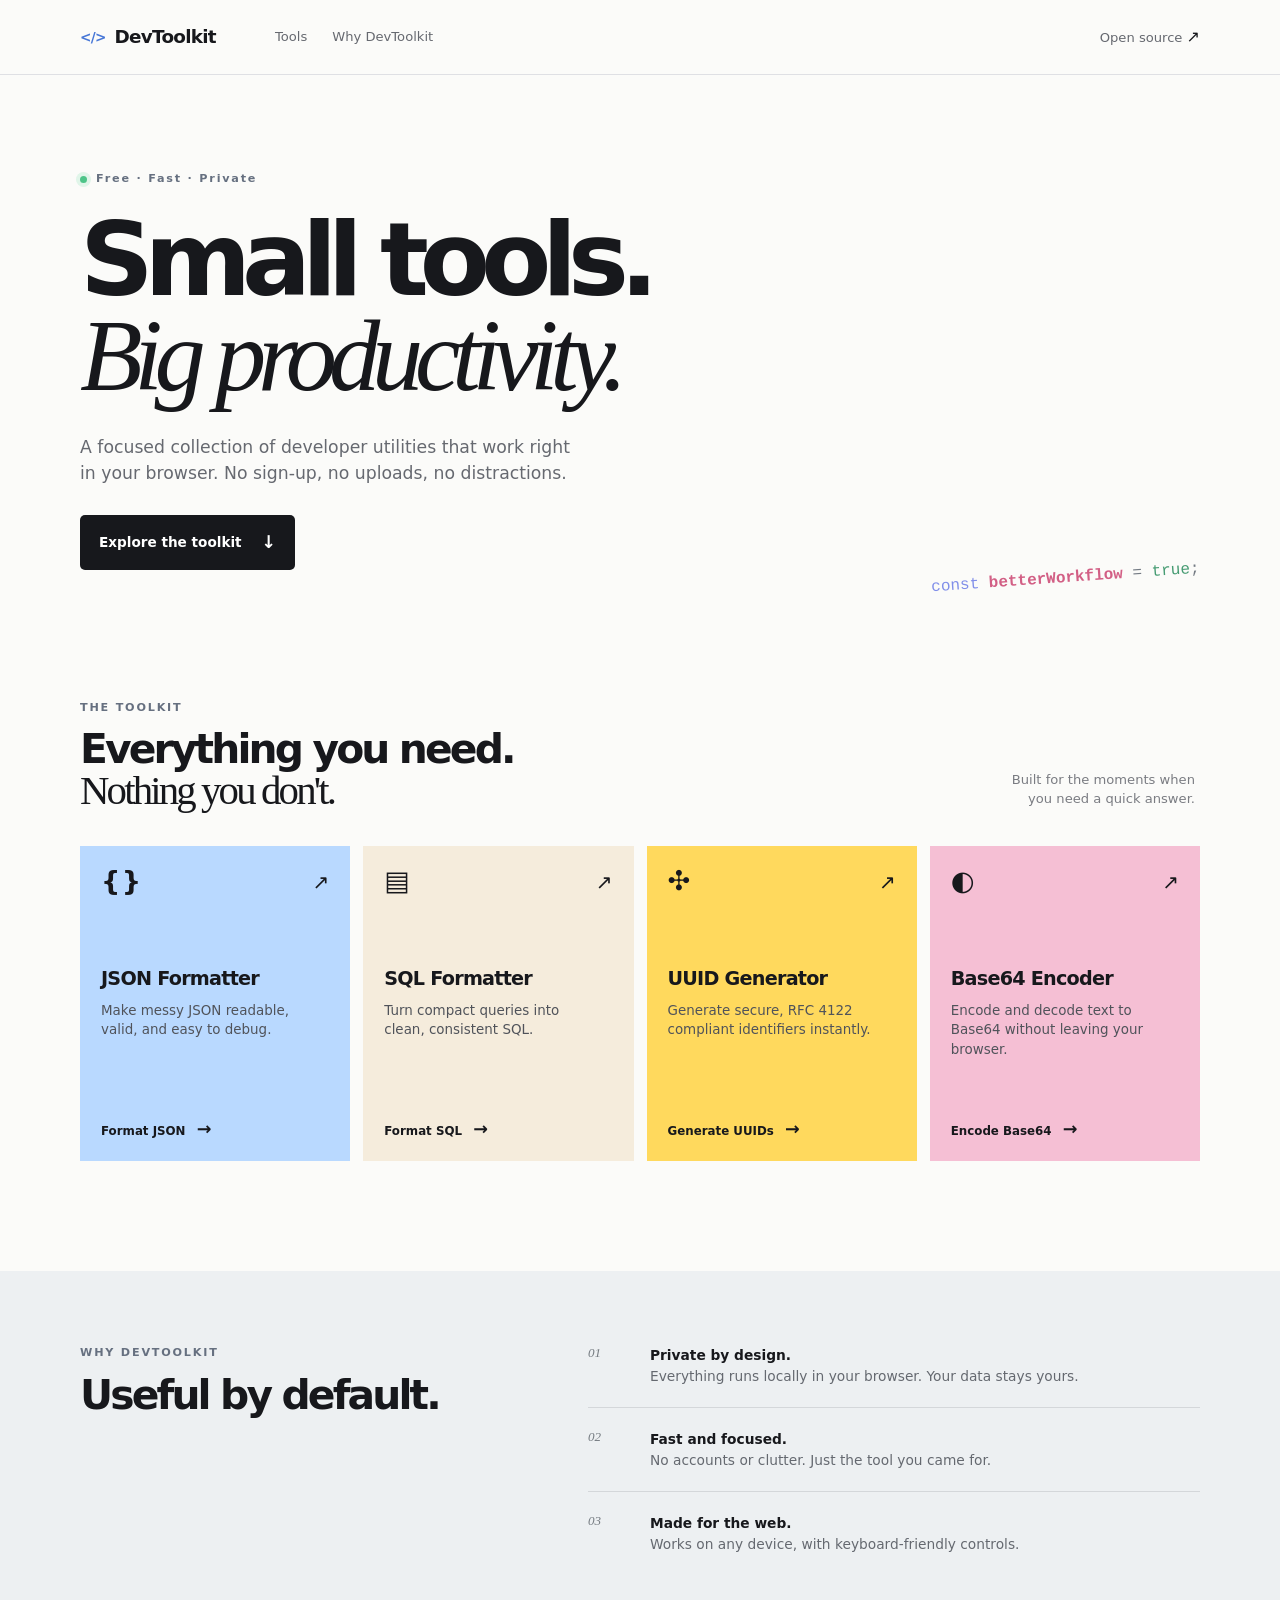
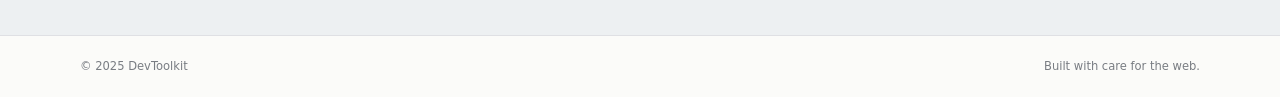
<file: index.html>
<!doctype html>
<html lang="en">
<head>
  <meta charset="utf-8">
  <meta name="viewport" content="width=device-width, initial-scale=1">
  <meta name="description" content="Fast, private, browser-based developer tools for formatting JSON and SQL, generating UUIDs, and encoding Base64.">
  <title>DevToolkit — Simple tools for developers</title>
  <link rel="stylesheet" href="css/style.css">
</head>
<body>
  <header class="site-header">
    <div class="container nav-wrap">
      <a class="brand" href="index.html" aria-label="DevToolkit home"><span class="brand-mark">&lt;/&gt;</span><span>DevToolkit</span></a>
      <nav class="main-nav" aria-label="Primary navigation">
        <a href="#tools">Tools</a><a href="#about">Why DevToolkit</a>
      </nav>
      <a class="github-link" href="https://github.com" target="_blank" rel="noreferrer">Open source <span>↗</span></a>
    </div>
  </header>

  <main>
    <section class="hero container">
      <div class="eyebrow"><span class="status-dot"></span> Free · Fast · Private</div>
      <h1>Small tools.<br><em>Big productivity.</em></h1>
      <p class="hero-copy">A focused collection of developer utilities that work right in your browser. No sign-up, no uploads, no distractions.</p>
      <a class="button button-primary" href="#tools">Explore the toolkit <span>↓</span></a>
      <div class="hero-code" aria-hidden="true"><span>const</span> <b>betterWorkflow</b> = <i>true</i>;</div>
    </section>

    <section id="tools" class="tools-section container">
      <div class="section-heading"><div><p class="kicker">THE TOOLKIT</p><h2>Everything you need.<br><span>Nothing you don't.</span></h2></div><p class="section-note">Built for the moments when<br>you need a quick answer.</p></div>
      <div class="tool-grid">
        <a class="tool-card card-blue" href="tools/json-formatter.html"><div class="card-top"><span class="tool-icon">{ }</span><span class="arrow">↗</span></div><h3>JSON Formatter</h3><p>Make messy JSON readable, valid, and easy to debug.</p><span class="card-link">Format JSON <b>→</b></span></a>
        <a class="tool-card card-cream" href="tools/sql-formatter.html"><div class="card-top"><span class="tool-icon">▤</span><span class="arrow">↗</span></div><h3>SQL Formatter</h3><p>Turn compact queries into clean, consistent SQL.</p><span class="card-link">Format SQL <b>→</b></span></a>
        <a class="tool-card card-yellow" href="tools/uuid-generator.html"><div class="card-top"><span class="tool-icon">✣</span><span class="arrow">↗</span></div><h3>UUID Generator</h3><p>Generate secure, RFC 4122 compliant identifiers instantly.</p><span class="card-link">Generate UUIDs <b>→</b></span></a>
        <a class="tool-card card-pink" href="tools/base64-encoder.html"><div class="card-top"><span class="tool-icon">◐</span><span class="arrow">↗</span></div><h3>Base64 Encoder</h3><p>Encode and decode text to Base64 without leaving your browser.</p><span class="card-link">Encode Base64 <b>→</b></span></a>
      </div>
    </section>

    <section id="about" class="principles"><div class="container principles-inner"><div><p class="kicker">WHY DEVTOOLKIT</p><h2>Useful by default.</h2></div><div class="principle-list"><div><strong>01</strong><p><b>Private by design.</b><br>Everything runs locally in your browser. Your data stays yours.</p></div><div><strong>02</strong><p><b>Fast and focused.</b><br>No accounts or clutter. Just the tool you came for.</p></div><div><strong>03</strong><p><b>Made for the web.</b><br>Works on any device, with keyboard-friendly controls.</p></div></div></div></section>
  </main>
  <footer class="site-footer"><div class="container footer-inner"><span>© 2025 DevToolkit</span><span>Built with care for the web.</span></div></footer>
  <script src="js/app.js"></script>
</body>
</html>
</file>
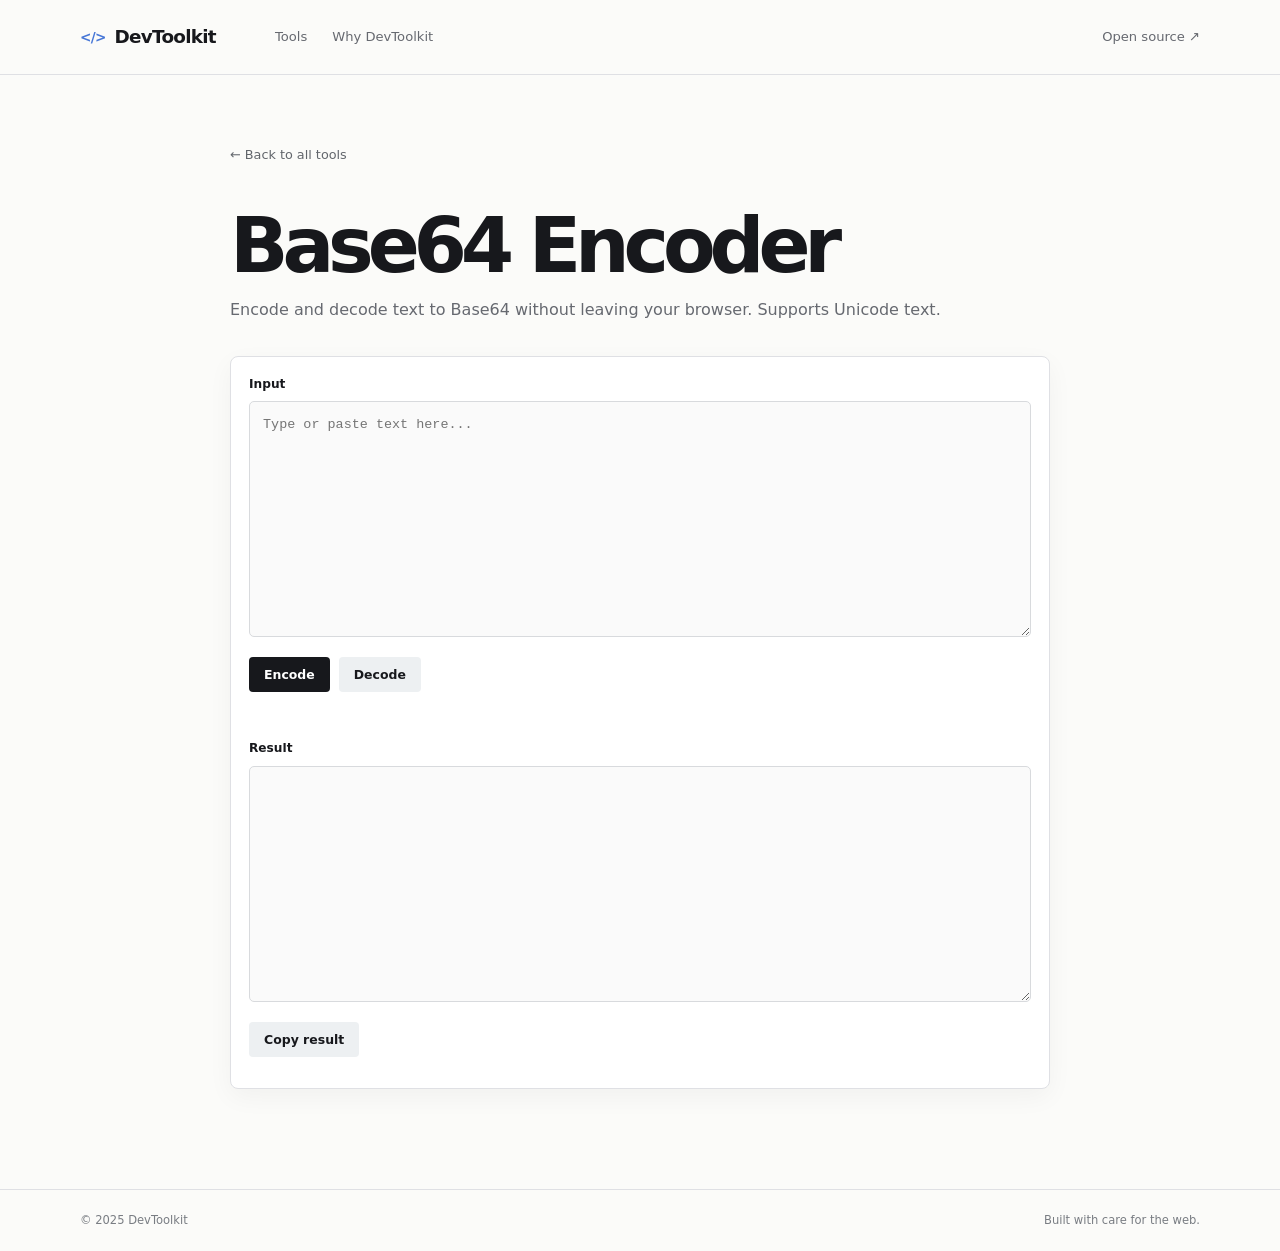
<file: tools/base64-encoder.html>
<!doctype html><html lang="en"><head><meta charset="utf-8"><meta name="viewport" content="width=device-width,initial-scale=1"><meta name="description" content="Encode and decode Base64 text privately in your browser."><title>Base64 Encoder — DevToolkit</title><link rel="stylesheet" href="../css/style.css"></head><body><header class="site-header"><div class="container nav-wrap"><a class="brand" href="../index.html"><span class="brand-mark">&lt;/&gt;</span><span>DevToolkit</span></a><nav class="main-nav"><a href="../index.html#tools">Tools</a><a href="../index.html#about">Why DevToolkit</a></nav><a class="github-link" href="https://github.com" target="_blank" rel="noreferrer">Open source ↗</a></div></header><main class="container tool-page"><a class="back-link" href="../index.html">← Back to all tools</a><h1>Base64 Encoder</h1><p class="lead">Encode and decode text to Base64 without leaving your browser. Supports Unicode text.</p><section class="tool-panel"><label for="base64-input">Input</label><textarea id="base64-input" rows="10" placeholder="Type or paste text here..."></textarea><div class="actions"><button class="tool-button" id="base64-encode">Encode</button><button class="tool-button secondary" id="base64-decode">Decode</button></div><div class="message" id="base64-message"></div><div class="result"><label for="base64-output">Result</label><textarea id="base64-output" rows="10" readonly></textarea><div class="actions"><button class="tool-button secondary" id="base64-copy">Copy result</button></div></div></section></main><footer class="site-footer"><div class="container footer-inner"><span>© 2025 DevToolkit</span><span>Built with care for the web.</span></div></footer><script src="../js/tools.js"></script></body></html>
</file>
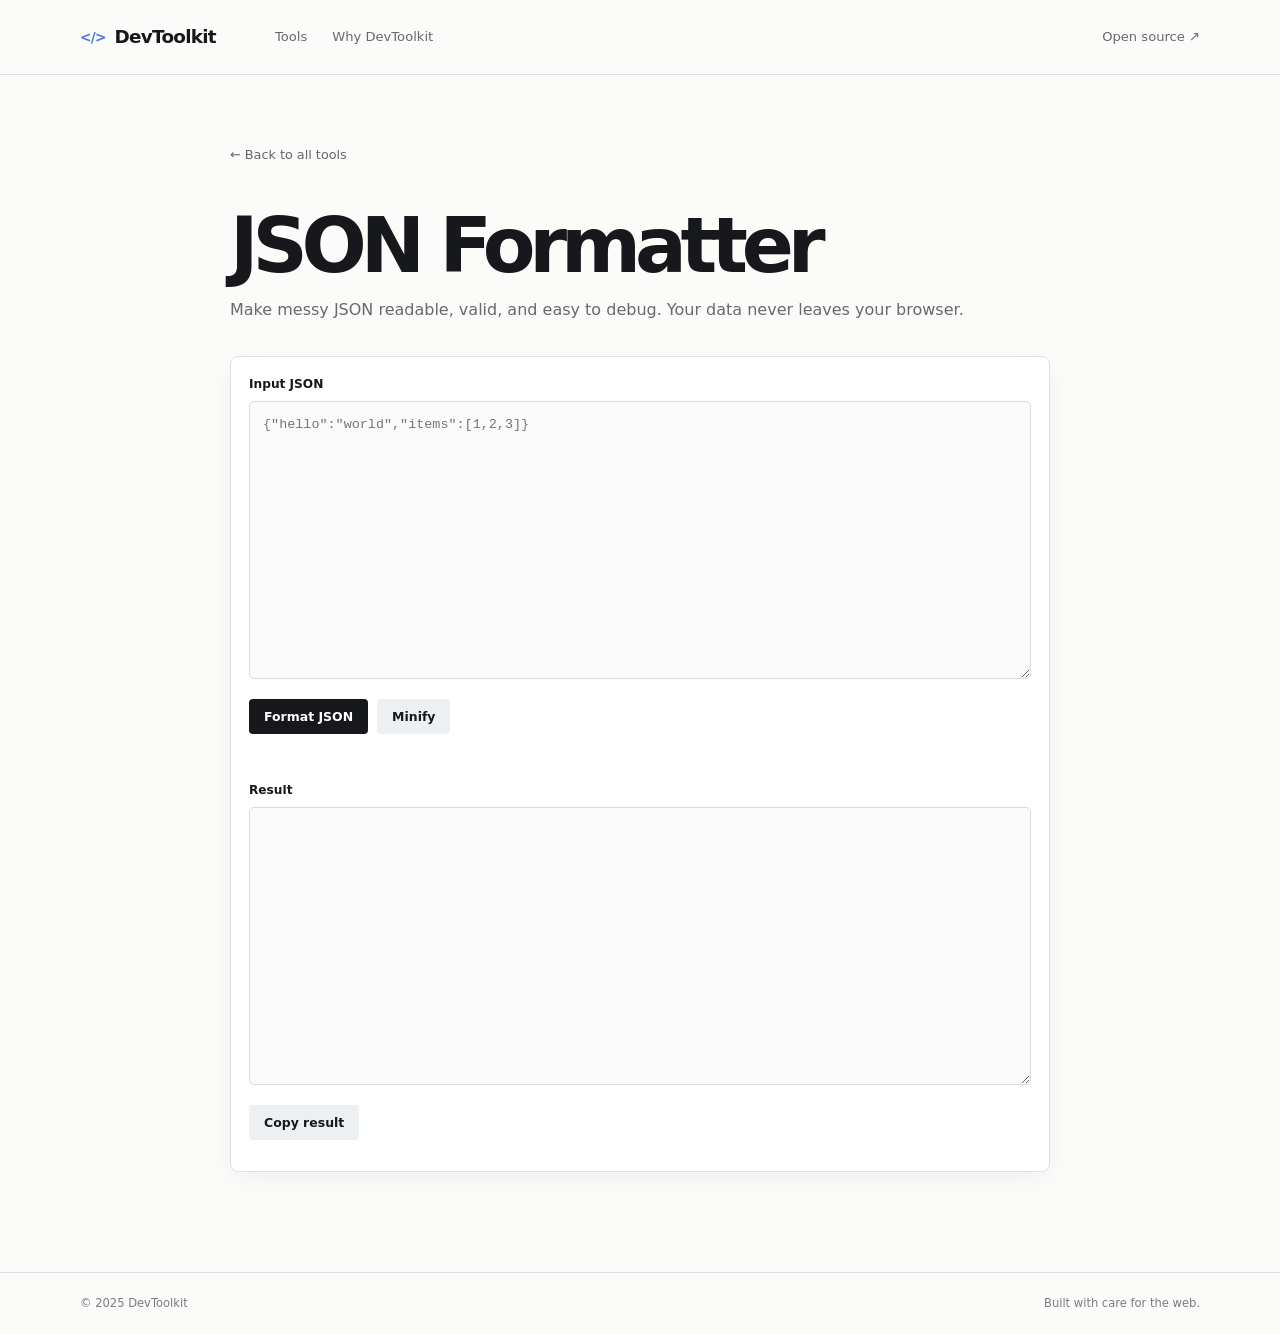
<file: tools/json-formatter.html>
<!doctype html><html lang="en"><head><meta charset="utf-8"><meta name="viewport" content="width=device-width,initial-scale=1"><meta name="description" content="Format, validate, minify, and copy JSON in your browser."><title>JSON Formatter — DevToolkit</title><link rel="stylesheet" href="../css/style.css"></head><body><header class="site-header"><div class="container nav-wrap"><a class="brand" href="../index.html"><span class="brand-mark">&lt;/&gt;</span><span>DevToolkit</span></a><nav class="main-nav"><a href="../index.html#tools">Tools</a><a href="../index.html#about">Why DevToolkit</a></nav><a class="github-link" href="https://github.com" target="_blank" rel="noreferrer">Open source ↗</a></div></header><main class="container tool-page"><a class="back-link" href="../index.html">← Back to all tools</a><h1>JSON Formatter</h1><p class="lead">Make messy JSON readable, valid, and easy to debug. Your data never leaves your browser.</p><section class="tool-panel"><label for="json-input">Input JSON</label><textarea id="json-input" rows="12" placeholder='{"hello":"world","items":[1,2,3]}'></textarea><div class="actions"><button class="tool-button" id="json-format">Format JSON</button><button class="tool-button secondary" id="json-minify">Minify</button></div><div class="message" id="json-message"></div><div class="result"><label for="json-output">Result</label><textarea id="json-output" rows="12" readonly></textarea><div class="actions"><button class="tool-button secondary" id="json-copy">Copy result</button></div></div></section></main><footer class="site-footer"><div class="container footer-inner"><span>© 2025 DevToolkit</span><span>Built with care for the web.</span></div></footer><script src="../js/tools.js"></script></body></html>
</file>
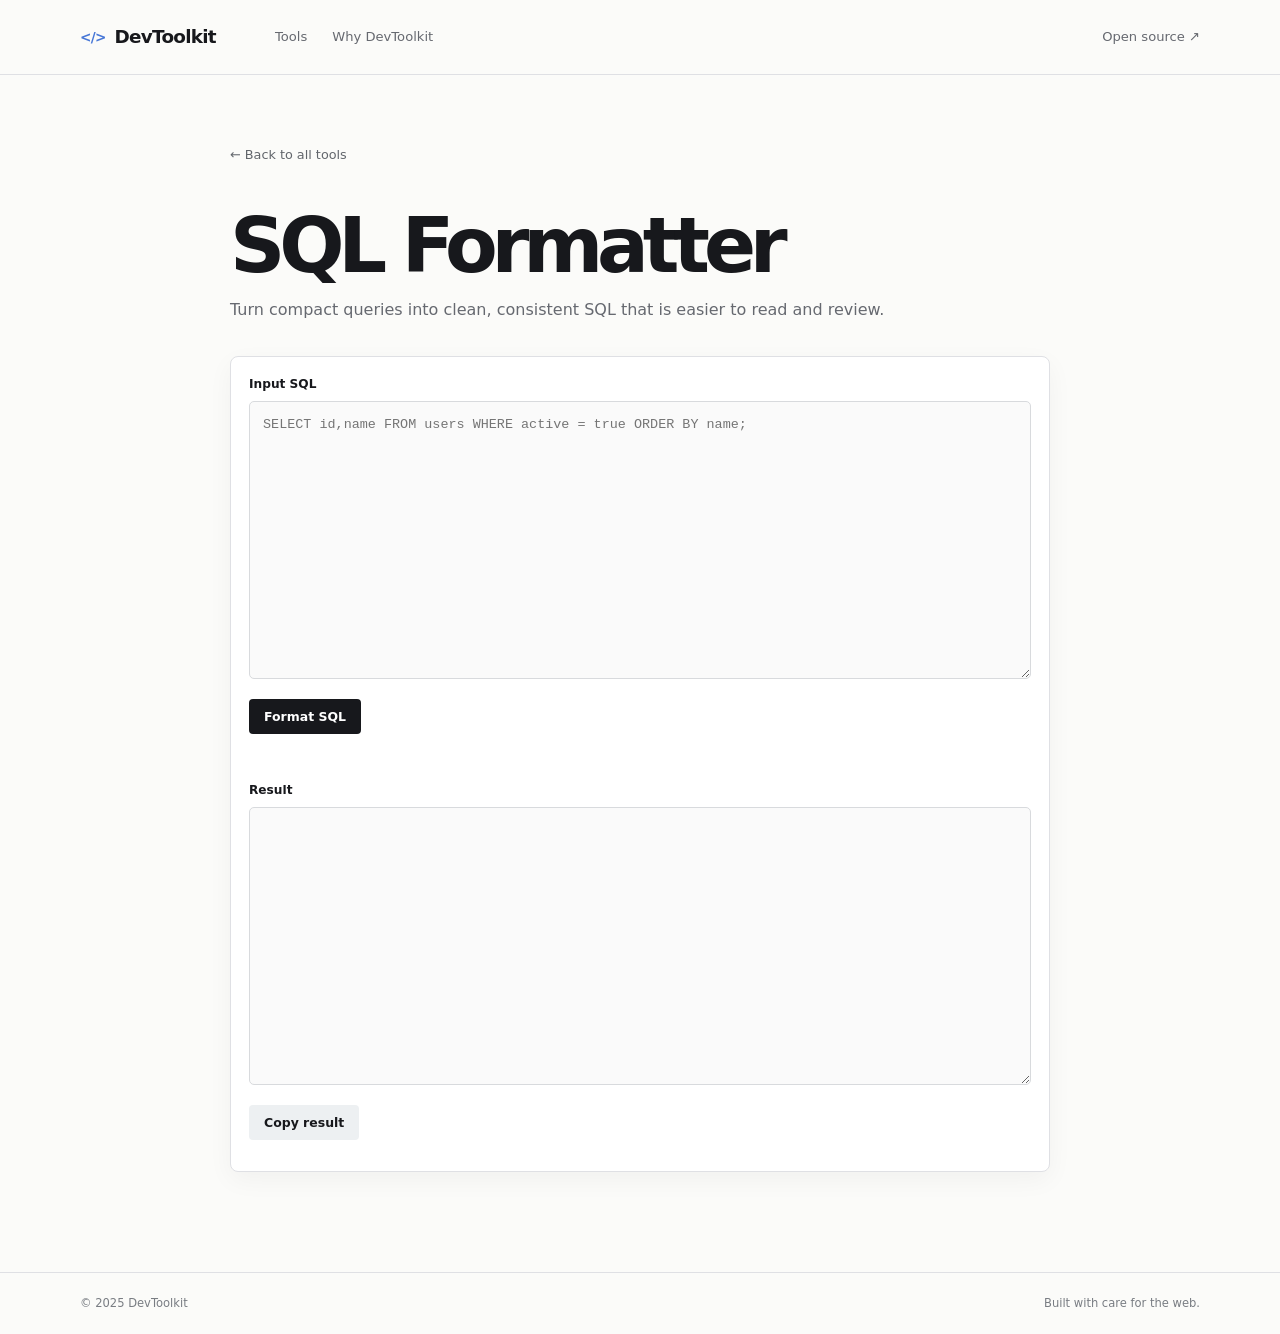
<file: tools/sql-formatter.html>
<!doctype html><html lang="en"><head><meta charset="utf-8"><meta name="viewport" content="width=device-width,initial-scale=1"><meta name="description" content="Format SQL queries into clean, readable statements in your browser."><title>SQL Formatter — DevToolkit</title><link rel="stylesheet" href="../css/style.css"></head><body><header class="site-header"><div class="container nav-wrap"><a class="brand" href="../index.html"><span class="brand-mark">&lt;/&gt;</span><span>DevToolkit</span></a><nav class="main-nav"><a href="../index.html#tools">Tools</a><a href="../index.html#about">Why DevToolkit</a></nav><a class="github-link" href="https://github.com" target="_blank" rel="noreferrer">Open source ↗</a></div></header><main class="container tool-page"><a class="back-link" href="../index.html">← Back to all tools</a><h1>SQL Formatter</h1><p class="lead">Turn compact queries into clean, consistent SQL that is easier to read and review.</p><section class="tool-panel"><label for="sql-input">Input SQL</label><textarea id="sql-input" rows="12" placeholder="SELECT id,name FROM users WHERE active = true ORDER BY name;"></textarea><div class="actions"><button class="tool-button" id="sql-format">Format SQL</button></div><div class="message" id="sql-message"></div><div class="result"><label for="sql-output">Result</label><textarea id="sql-output" rows="12" readonly></textarea><div class="actions"><button class="tool-button secondary" id="sql-copy">Copy result</button></div></div></section></main><footer class="site-footer"><div class="container footer-inner"><span>© 2025 DevToolkit</span><span>Built with care for the web.</span></div></footer><script src="../js/tools.js"></script></body></html>
</file>
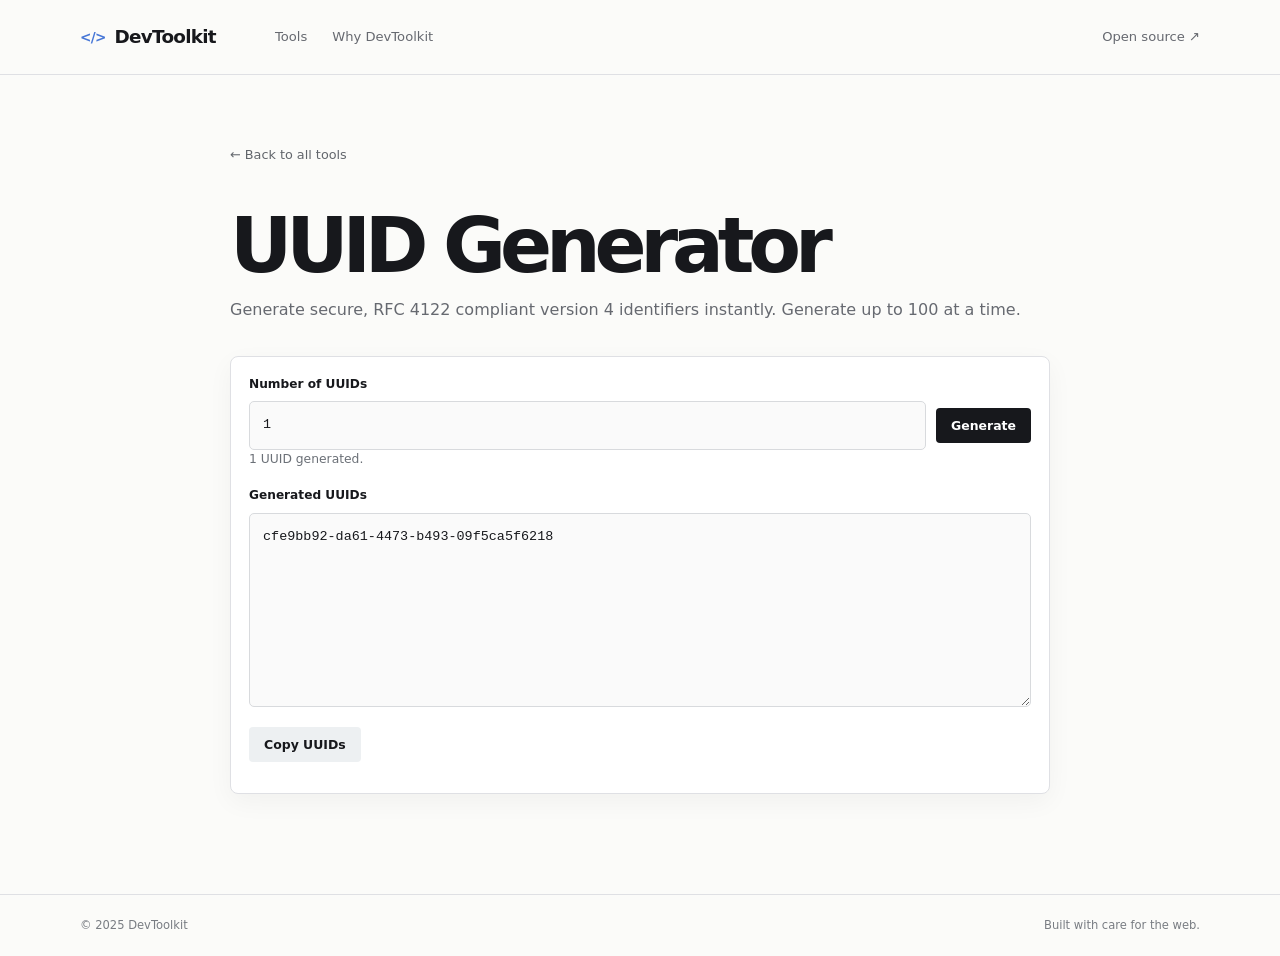
<file: tools/uuid-generator.html>
<!doctype html><html lang="en"><head><meta charset="utf-8"><meta name="viewport" content="width=device-width,initial-scale=1"><meta name="description" content="Generate secure RFC 4122 UUIDs instantly in your browser."><title>UUID Generator — DevToolkit</title><link rel="stylesheet" href="../css/style.css"></head><body><header class="site-header"><div class="container nav-wrap"><a class="brand" href="../index.html"><span class="brand-mark">&lt;/&gt;</span><span>DevToolkit</span></a><nav class="main-nav"><a href="../index.html#tools">Tools</a><a href="../index.html#about">Why DevToolkit</a></nav><a class="github-link" href="https://github.com" target="_blank" rel="noreferrer">Open source ↗</a></div></header><main class="container tool-page"><a class="back-link" href="../index.html">← Back to all tools</a><h1>UUID Generator</h1><p class="lead">Generate secure, RFC 4122 compliant version 4 identifiers instantly. Generate up to 100 at a time.</p><section class="tool-panel"><label for="uuid-count">Number of UUIDs</label><div class="field-row"><input id="uuid-count" type="number" min="1" max="100" value="1"><button class="tool-button" id="uuid-generate">Generate</button></div><div class="message" id="uuid-message"></div><div class="result"><label for="uuid-output">Generated UUIDs</label><textarea id="uuid-output" rows="8" readonly></textarea><div class="actions"><button class="tool-button secondary" id="uuid-copy">Copy UUIDs</button></div></div></section></main><footer class="site-footer"><div class="container footer-inner"><span>© 2025 DevToolkit</span><span>Built with care for the web.</span></div></footer><script src="../js/tools.js"></script></body></html>
</file>
<file: css/style.css>
:root{--ink:#17181c;--muted:#666970;--line:#dfe0e4;--blue:#b9d9ff;--cream:#f5ecdc;--yellow:#ffd95d;--pink:#f5bfd4;--paper:#fbfbf9;--serif:Georgia,'Times New Roman',serif;--sans:Inter,ui-sans-serif,system-ui,-apple-system,BlinkMacSystemFont,'Segoe UI',sans-serif}*{box-sizing:border-box}html{scroll-behavior:smooth}body{margin:0;background:var(--paper);color:var(--ink);font-family:var(--sans);line-height:1.5}.container{width:min(1120px,calc(100% - 48px));margin-inline:auto}.site-header{border-bottom:1px solid var(--line);background:rgba(251,251,249,.92);position:sticky;top:0;z-index:10;backdrop-filter:blur(12px)}.nav-wrap{height:74px;display:flex;align-items:center;gap:34px}.brand{font-weight:800;font-size:1.15rem;letter-spacing:-.04em;text-decoration:none;color:var(--ink);display:flex;align-items:center;gap:9px}.brand-mark{font-size:.85rem;color:#4777d7;font-weight:900}.main-nav{display:flex;gap:25px;margin-left:25px}.main-nav a,.github-link{font-size:.82rem;color:var(--muted);text-decoration:none}.main-nav a:hover,.github-link:hover{color:var(--ink)}.github-link{margin-left:auto}.github-link span{color:var(--ink);font-size:1rem}.hero{padding:96px 0 105px;position:relative}.eyebrow,.kicker{font-size:.7rem;letter-spacing:.16em;font-weight:800;color:#667080}.eyebrow{display:flex;gap:9px;align-items:center;margin-bottom:24px}.status-dot{width:7px;height:7px;background:#4dc488;border-radius:50%;box-shadow:0 0 0 4px #e0f5e9}.hero h1{font-size:clamp(3.8rem,8vw,7.2rem);line-height:.93;letter-spacing:-.09em;margin:0;max-width:780px}.hero h1 em{font-family:var(--serif);font-weight:400;letter-spacing:-.08em}.hero-copy{font-size:1.08rem;color:var(--muted);max-width:500px;margin:32px 0 28px}.button{display:inline-flex;align-items:center;gap:20px;padding:14px 19px;border-radius:5px;font-size:.85rem;font-weight:750;text-decoration:none;transition:transform .2s,box-shadow .2s}.button:hover{transform:translateY(-2px);box-shadow:0 7px 16px #17181c1c}.button-primary{color:white;background:var(--ink)}.button-primary span{font-size:1.1rem}.hero-code{position:absolute;right:0;bottom:88px;transform:rotate(-4deg);font:1rem ui-monospace,SFMono-Regular,Menlo,monospace;color:#737a83}.hero-code span{color:#818fe9}.hero-code b{color:#d25f85}.hero-code i{color:#459b72;font-style:normal}.tools-section{padding:25px 0 110px}.section-heading{display:flex;justify-content:space-between;align-items:end;margin-bottom:34px}.kicker{margin:0 0 13px}.section-heading h2,.principles h2{font-size:2.55rem;line-height:1;letter-spacing:-.07em;margin:0}.section-heading h2 span{font-family:var(--serif);font-weight:400}.section-note{font-size:.82rem;color:#7a7c82;text-align:right;margin:0 5px 3px 0}.tool-grid{display:grid;grid-template-columns:repeat(4,1fr);gap:13px}.tool-card{min-height:315px;padding:21px 21px 19px;text-decoration:none;color:var(--ink);display:flex;flex-direction:column;transition:transform .2s,box-shadow .2s}.tool-card:hover{transform:translateY(-5px);box-shadow:0 12px 25px #17181c18}.card-blue{background:var(--blue)}.card-cream{background:var(--cream)}.card-yellow{background:var(--yellow)}.card-pink{background:var(--pink)}.card-top{display:flex;justify-content:space-between;align-items:start}.tool-icon{font-size:1.7rem;line-height:1;font-weight:700;letter-spacing:-.15em}.arrow{font-size:1.25rem}.tool-card h3{font-size:1.2rem;letter-spacing:-.04em;margin:68px 0 7px}.tool-card p{font-size:.84rem;color:#50535a;margin:0;max-width:210px;line-height:1.45}.card-link{margin-top:auto;font-size:.74rem;font-weight:800}.card-link b{font-size:1.1rem;margin-left:7px}.principles{background:#edf0f2;padding:74px 0 80px}.principles-inner{display:grid;grid-template-columns:1fr 1.5fr;gap:100px}.principle-list>div{display:grid;grid-template-columns:50px 1fr;gap:12px;padding:0 0 21px;margin-bottom:21px;border-bottom:1px solid #d4d7da}.principle-list>div:last-child{margin:0;padding:0;border:0}.principle-list strong{font:italic .82rem var(--serif);color:#767c82}.principle-list p{font-size:.86rem;margin:0;color:#656970}.principle-list b{color:var(--ink)}.site-footer{border-top:1px solid var(--line);font-size:.72rem;color:#797d83}.footer-inner{display:flex;justify-content:space-between;padding:22px 0}.tool-page{padding:67px 0 100px;max-width:820px}.back-link{font-size:.8rem;color:#62666c;text-decoration:none}.tool-page h1{font-size:clamp(2.8rem,6vw,5rem);letter-spacing:-.08em;line-height:1;margin:42px 0 13px}.tool-page .lead{color:var(--muted);margin:0 0 34px}.tool-panel{border:1px solid var(--line);background:white;border-radius:8px;padding:18px;box-shadow:0 8px 26px #181a1c0b}.tool-panel label{display:block;font-size:.76rem;font-weight:700;margin:0 0 8px}.tool-panel textarea,.tool-panel input,.tool-panel pre{font: .84rem/1.55 ui-monospace,SFMono-Regular,Menlo,monospace;width:100%;border:1px solid #d8dadd;border-radius:5px;padding:13px;background:#fafafa;color:var(--ink);resize:vertical}.tool-panel textarea:focus,.tool-panel input:focus{outline:2px solid #b9d9ff;border-color:#6896db}.field-row{display:flex;gap:10px;align-items:center}.field-row input{flex:1}.actions{display:flex;gap:9px;flex-wrap:wrap;margin:13px 0}.tool-button{border:0;border-radius:4px;background:var(--ink);color:#fff;padding:10px 15px;font:700 .78rem var(--sans);cursor:pointer}.tool-button.secondary{background:#edf0f2;color:var(--ink)}.tool-button:hover{opacity:.85}.message{font-size:.77rem;color:#6b7077;min-height:1.3em}.result{margin-top:18px}.result pre{min-height:120px;white-space:pre-wrap;overflow:auto}.site-header+main .tool-page{min-height:calc(100vh - 160px)}@media(max-width:800px){.hero{padding:70px 0 85px}.hero-code{position:static;margin-top:42px;font-size:.78rem}.tool-grid{grid-template-columns:repeat(2,1fr)}.principles-inner{gap:45px}.nav-wrap{gap:18px}.main-nav{margin-left:5px}}@media(max-width:520px){.container{width:min(100% - 32px,1120px)}.main-nav{display:none}.hero h1{font-size:4rem}.section-heading{display:block}.section-note{text-align:left;margin-top:18px}.tool-grid{grid-template-columns:1fr}.tool-card{min-height:250px}.tool-card h3{margin-top:52px}.principles-inner{display:block}.principles h2{margin-bottom:40px}.footer-inner{display:block}.footer-inner span{display:block;margin-bottom:4px}}
</file>
